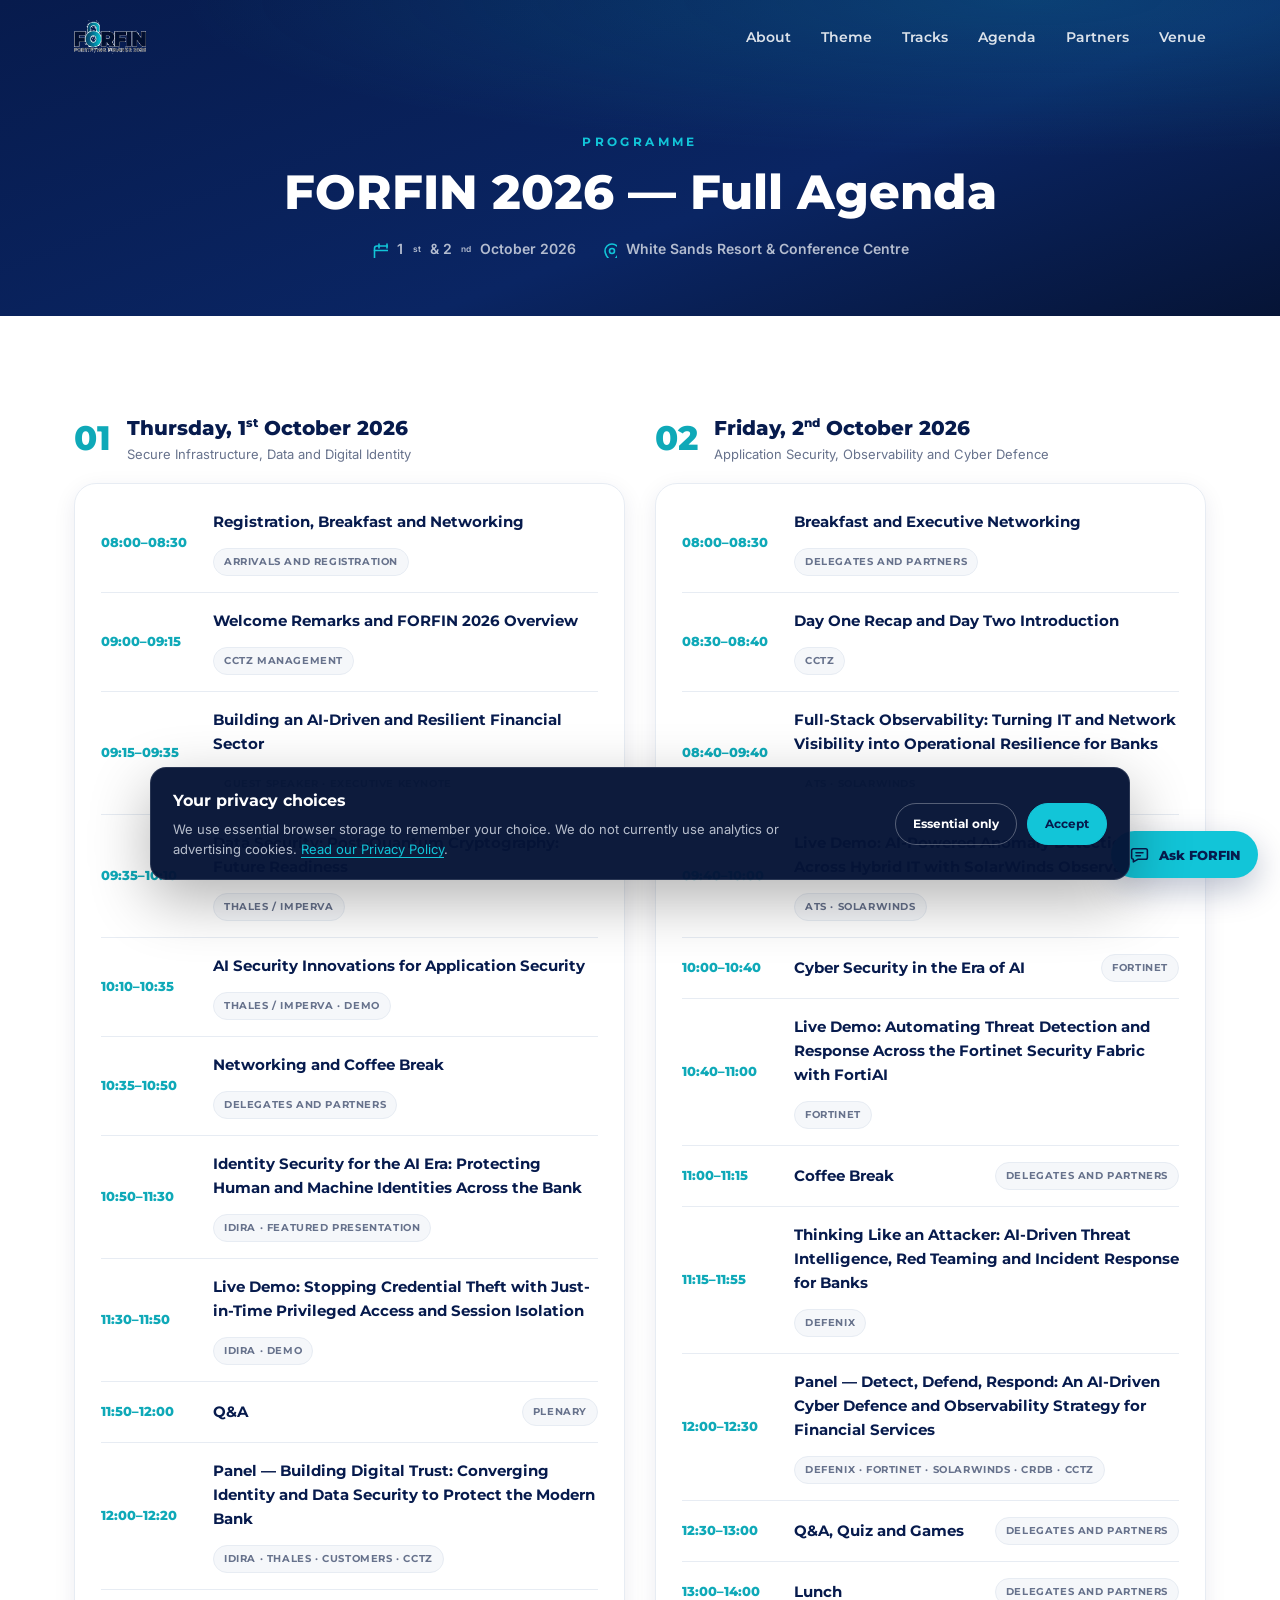
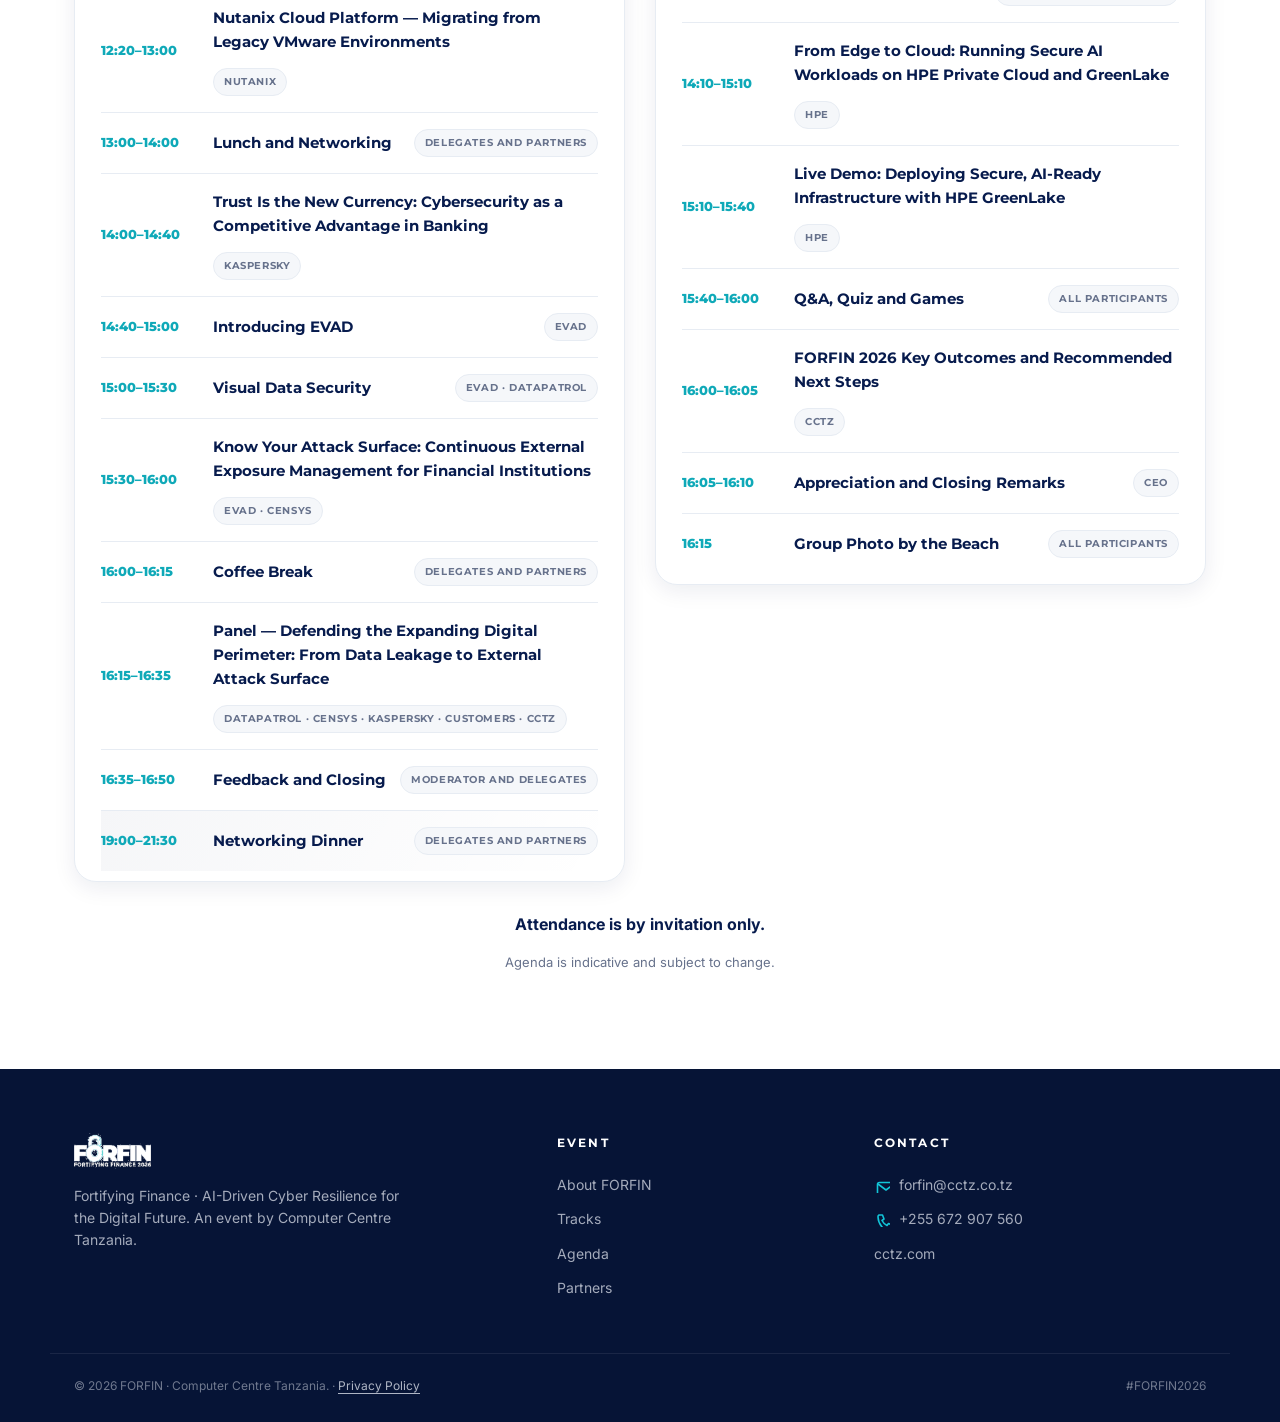
<file: agenda.html>
<!doctype html>
<html lang="en">
<head>
<meta charset="utf-8">
<meta name="viewport" content="width=device-width, initial-scale=1">
<title>Agenda — FORFIN 2026</title>
<meta name="description" content="Full two-day agenda for FORFIN 2026, 1 &amp; 2 October 2026, Dar es Salaam, Tanzania.">
<link rel="icon" type="image/png" sizes="256x256" href="assets/favicon.png">
<link rel="preconnect" href="https://fonts.googleapis.com">
<link rel="preconnect" href="https://fonts.gstatic.com" crossorigin>
<link href="https://fonts.googleapis.com/css2?family=Montserrat:wght@500;600;700;800;900&family=Inter:wght@400;500;600;700&display=swap" rel="stylesheet">
<link rel="stylesheet" href="css/styles.css">
</head>
<body>
<svg width="0" height="0" style="position:absolute" aria-hidden="true"><defs>
  <g id="i-arrow"><path d="M5 12h13M13 6l6 6-6 6" fill="none" stroke="currentColor" stroke-width="2" stroke-linecap="round" stroke-linejoin="round"/></g>
  <g id="i-cal"><rect x="3.5" y="5" width="17" height="16" rx="2.5" fill="none" stroke="currentColor" stroke-width="1.6"/><path d="M3.5 9.5h17M8 3v4M16 3v4" stroke="currentColor" stroke-width="1.6" stroke-linecap="round"/></g>
  <g id="i-pin"><path d="M12 21s7-6.3 7-11a7 7 0 1 0-14 0c0 4.7 7 11 7 11Z" fill="none" stroke="currentColor" stroke-width="1.6" stroke-linejoin="round"/><circle cx="12" cy="10" r="2.5" fill="none" stroke="currentColor" stroke-width="1.6"/></g>
  <g id="i-mail"><rect x="3.5" y="5.5" width="17" height="13" rx="2" fill="none" stroke="currentColor" stroke-width="1.6"/><path d="m4 7 8 6 8-6" fill="none" stroke="currentColor" stroke-width="1.6" stroke-linejoin="round"/></g>
  <g id="i-phone"><path d="M5 4h3.5l1.5 4-2 1.5a11 11 0 0 0 5 5l1.5-2 4 1.5V19a2 2 0 0 1-2 2A16 16 0 0 1 4 6a2 2 0 0 1 1-2Z" fill="none" stroke="currentColor" stroke-width="1.6" stroke-linejoin="round"/></g>
</defs></svg>

<header class="nav is-scrolled" id="nav">
  <div class="nav__inner container">
    <a href="index.html" class="nav__brand"><img src="assets/forfin-logo.png" alt="FORFIN 2026"></a>
    <nav class="nav__links" id="navLinks">
      <a href="index.html#about">About</a>
      <a href="index.html#theme">Theme</a>
      <a href="index.html#tracks">Tracks</a>
      <a href="agenda.html">Agenda</a>
      <a href="index.html#partners">Partners</a>
      <a href="index.html#venue">Venue</a>
    </nav>
    <button class="nav__burger" id="burger" aria-label="Menu"><span></span><span></span><span></span></button>
  </div>
</header>

<section class="ag-hero">
  <div class="container">
    <span class="eyebrow on-dark">Programme</span>
    <h1>FORFIN 2026 — Full Agenda</h1>
    <div class="ag-hero__meta">
      <span><svg class="ico"><use href="#i-cal"/></svg><span class="event-date">1<sup>st</sup> &amp; 2<sup>nd</sup> October 2026</span></span>
      <span><svg class="ico"><use href="#i-pin"/></svg> White Sands Resort &amp; Conference Centre</span>
    </div>
  </div>
</section>

<main class="section">
  <div class="container ag-grid">

    <div class="ag-day reveal is-in">
      <div class="ag-day__head"><span class="ag-day__n">01</span><div><h2>Thursday, <span class="event-date">1<sup>st</sup> October 2026</span></h2><p>Secure Infrastructure, Data and Digital Identity</p></div></div>
      <div class="agenda"><div class="agenda__panel">
        <div class="ag-row"><span class="ag-time">08:00–08:30</span><div class="ag-body"><h4>Registration, Breakfast and Networking</h4><span class="ag-tag">Arrivals and registration</span></div></div>
        <div class="ag-row"><span class="ag-time">09:00–09:15</span><div class="ag-body"><h4>Welcome Remarks and FORFIN 2026 Overview</h4><span class="ag-tag">CCTZ Management</span></div></div>
        <div class="ag-row"><span class="ag-time">09:15–09:35</span><div class="ag-body"><h4>Building an AI-Driven and Resilient Financial Sector</h4><span class="ag-tag">Guest Speaker · Executive keynote</span></div></div>
        <div class="ag-row"><span class="ag-time">09:35–10:10</span><div class="ag-body"><h4>Data Security: Post-Quantum Cryptography: Future Readiness</h4><span class="ag-tag">Thales / Imperva</span></div></div>
        <div class="ag-row"><span class="ag-time">10:10–10:35</span><div class="ag-body"><h4>AI Security Innovations for Application Security</h4><span class="ag-tag">Thales / Imperva · Demo</span></div></div>
        <div class="ag-row"><span class="ag-time">10:35–10:50</span><div class="ag-body"><h4>Networking and Coffee Break</h4><span class="ag-tag">Delegates and partners</span></div></div>
        <div class="ag-row"><span class="ag-time">10:50–11:30</span><div class="ag-body"><h4>Identity Security for the AI Era: Protecting Human and Machine Identities Across the Bank</h4><span class="ag-tag">IDIRA · Featured presentation</span></div></div>
        <div class="ag-row"><span class="ag-time">11:30–11:50</span><div class="ag-body"><h4>Live Demo: Stopping Credential Theft with Just-in-Time Privileged Access and Session Isolation</h4><span class="ag-tag">IDIRA · Demo</span></div></div>
        <div class="ag-row"><span class="ag-time">11:50–12:00</span><div class="ag-body"><h4>Q&amp;A</h4><span class="ag-tag">Plenary</span></div></div>
        <div class="ag-row"><span class="ag-time">12:00–12:20</span><div class="ag-body"><h4>Panel — Building Digital Trust: Converging Identity and Data Security to Protect the Modern Bank</h4><span class="ag-tag">IDIRA · Thales · Customers · CCTZ</span></div></div>
        <div class="ag-row"><span class="ag-time">12:20–13:00</span><div class="ag-body"><h4>Nutanix Cloud Platform — Migrating from Legacy VMware Environments</h4><span class="ag-tag">Nutanix</span></div></div>
        <div class="ag-row"><span class="ag-time">13:00–14:00</span><div class="ag-body"><h4>Lunch and Networking</h4><span class="ag-tag">Delegates and partners</span></div></div>
        <div class="ag-row"><span class="ag-time">14:00–14:40</span><div class="ag-body"><h4>Trust Is the New Currency: Cybersecurity as a Competitive Advantage in Banking</h4><span class="ag-tag">Kaspersky</span></div></div>
        <div class="ag-row"><span class="ag-time">14:40–15:00</span><div class="ag-body"><h4>Introducing EVAD</h4><span class="ag-tag">EVAD</span></div></div>
        <div class="ag-row"><span class="ag-time">15:00–15:30</span><div class="ag-body"><h4>Visual Data Security</h4><span class="ag-tag">EVAD · DataPatrol</span></div></div>
        <div class="ag-row"><span class="ag-time">15:30–16:00</span><div class="ag-body"><h4>Know Your Attack Surface: Continuous External Exposure Management for Financial Institutions</h4><span class="ag-tag">EVAD · Censys</span></div></div>
        <div class="ag-row"><span class="ag-time">16:00–16:15</span><div class="ag-body"><h4>Coffee Break</h4><span class="ag-tag">Delegates and partners</span></div></div>
        <div class="ag-row"><span class="ag-time">16:15–16:35</span><div class="ag-body"><h4>Panel — Defending the Expanding Digital Perimeter: From Data Leakage to External Attack Surface</h4><span class="ag-tag">DataPatrol · Censys · Kaspersky · Customers · CCTZ</span></div></div>
        <div class="ag-row"><span class="ag-time">16:35–16:50</span><div class="ag-body"><h4>Feedback and Closing</h4><span class="ag-tag">Moderator and delegates</span></div></div>
        <div class="ag-row ag-row--star"><span class="ag-time">19:00–21:30</span><div class="ag-body"><h4>Networking Dinner</h4><span class="ag-tag">Delegates and partners</span></div></div>
      </div></div>
    </div>

    <div class="ag-day reveal is-in">
      <div class="ag-day__head"><span class="ag-day__n">02</span><div><h2>Friday, <span class="event-date">2<sup>nd</sup> October 2026</span></h2><p>Application Security, Observability and Cyber Defence</p></div></div>
      <div class="agenda"><div class="agenda__panel">
        <div class="ag-row"><span class="ag-time">08:00–08:30</span><div class="ag-body"><h4>Breakfast and Executive Networking</h4><span class="ag-tag">Delegates and partners</span></div></div>
        <div class="ag-row"><span class="ag-time">08:30–08:40</span><div class="ag-body"><h4>Day One Recap and Day Two Introduction</h4><span class="ag-tag">CCTZ</span></div></div>
        <div class="ag-row"><span class="ag-time">08:40–09:40</span><div class="ag-body"><h4>Full-Stack Observability: Turning IT and Network Visibility into Operational Resilience for Banks</h4><span class="ag-tag">ATS · SolarWinds</span></div></div>
        <div class="ag-row"><span class="ag-time">09:40–10:00</span><div class="ag-body"><h4>Live Demo: AI-Powered Anomaly Detection Across Hybrid IT with SolarWinds Observability</h4><span class="ag-tag">ATS · SolarWinds</span></div></div>
        <div class="ag-row"><span class="ag-time">10:00–10:40</span><div class="ag-body"><h4>Cyber Security in the Era of AI</h4><span class="ag-tag">Fortinet</span></div></div>
        <div class="ag-row"><span class="ag-time">10:40–11:00</span><div class="ag-body"><h4>Live Demo: Automating Threat Detection and Response Across the Fortinet Security Fabric with FortiAI</h4><span class="ag-tag">Fortinet</span></div></div>
        <div class="ag-row"><span class="ag-time">11:00–11:15</span><div class="ag-body"><h4>Coffee Break</h4><span class="ag-tag">Delegates and partners</span></div></div>
        <div class="ag-row"><span class="ag-time">11:15–11:55</span><div class="ag-body"><h4>Thinking Like an Attacker: AI-Driven Threat Intelligence, Red Teaming and Incident Response for Banks</h4><span class="ag-tag">Defenix</span></div></div>
        <div class="ag-row"><span class="ag-time">12:00–12:30</span><div class="ag-body"><h4>Panel — Detect, Defend, Respond: An AI-Driven Cyber Defence and Observability Strategy for Financial Services</h4><span class="ag-tag">Defenix · Fortinet · SolarWinds · CRDB · CCTZ</span></div></div>
        <div class="ag-row"><span class="ag-time">12:30–13:00</span><div class="ag-body"><h4>Q&amp;A, Quiz and Games</h4><span class="ag-tag">Delegates and partners</span></div></div>
        <div class="ag-row"><span class="ag-time">13:00–14:00</span><div class="ag-body"><h4>Lunch</h4><span class="ag-tag">Delegates and partners</span></div></div>
        <div class="ag-row"><span class="ag-time">14:10–15:10</span><div class="ag-body"><h4>From Edge to Cloud: Running Secure AI Workloads on HPE Private Cloud and GreenLake</h4><span class="ag-tag">HPE</span></div></div>
        <div class="ag-row"><span class="ag-time">15:10–15:40</span><div class="ag-body"><h4>Live Demo: Deploying Secure, AI-Ready Infrastructure with HPE GreenLake</h4><span class="ag-tag">HPE</span></div></div>
        <div class="ag-row"><span class="ag-time">15:40–16:00</span><div class="ag-body"><h4>Q&amp;A, Quiz and Games</h4><span class="ag-tag">All participants</span></div></div>
        <div class="ag-row"><span class="ag-time">16:00–16:05</span><div class="ag-body"><h4>FORFIN 2026 Key Outcomes and Recommended Next Steps</h4><span class="ag-tag">CCTZ</span></div></div>
        <div class="ag-row"><span class="ag-time">16:05–16:10</span><div class="ag-body"><h4>Appreciation and Closing Remarks</h4><span class="ag-tag">CEO</span></div></div>
        <div class="ag-row"><span class="ag-time">16:15</span><div class="ag-body"><h4>Group Photo by the Beach</h4><span class="ag-tag">All participants</span></div></div>
      </div></div>
    </div>

  </div>
  <div class="container" style="text-align:center;margin-top:30px">
    <p style="color:var(--navy);font-weight:700">Attendance is by invitation only.</p>
    <p style="margin-top:14px;color:var(--muted);font-size:13px">Agenda is indicative and subject to change.</p>
  </div>
</main>

<footer class="footer">
  <div class="container footer__inner">
    <div class="footer__brand">
      <img src="assets/forfin-logo-white.png" alt="FORFIN 2026">
      <p>Fortifying Finance · AI-Driven Cyber Resilience for the Digital Future. An event by Computer Centre Tanzania.</p>
    </div>
    <div class="footer__col">
      <h5>Event</h5>
      <a href="index.html#about">About FORFIN</a>
      <a href="index.html#tracks">Tracks</a>
      <a href="agenda.html">Agenda</a>
      <a href="index.html#partners">Partners</a>
    </div>
    <div class="footer__col">
      <h5>Contact</h5>
      <a href="mailto:forfin@cctz.co.tz"><svg class="ico"><use href="#i-mail"/></svg> forfin@cctz.co.tz</a>
      <a href="tel:+255672907560"><svg class="ico"><use href="#i-phone"/></svg> +255 672 907 560</a>
      <a href="https://cctz.com/" target="_blank" rel="noopener">cctz.com</a>
    </div>
  </div>
  <div class="footer__bar container">
    <span>© 2026 FORFIN · Computer Centre Tanzania. · <a href="privacy.html">Privacy Policy</a></span>
    <span>#FORFIN2026</span>
  </div>
</footer>

<script src="js/main.js"></script>
</body>
</html>
</file>
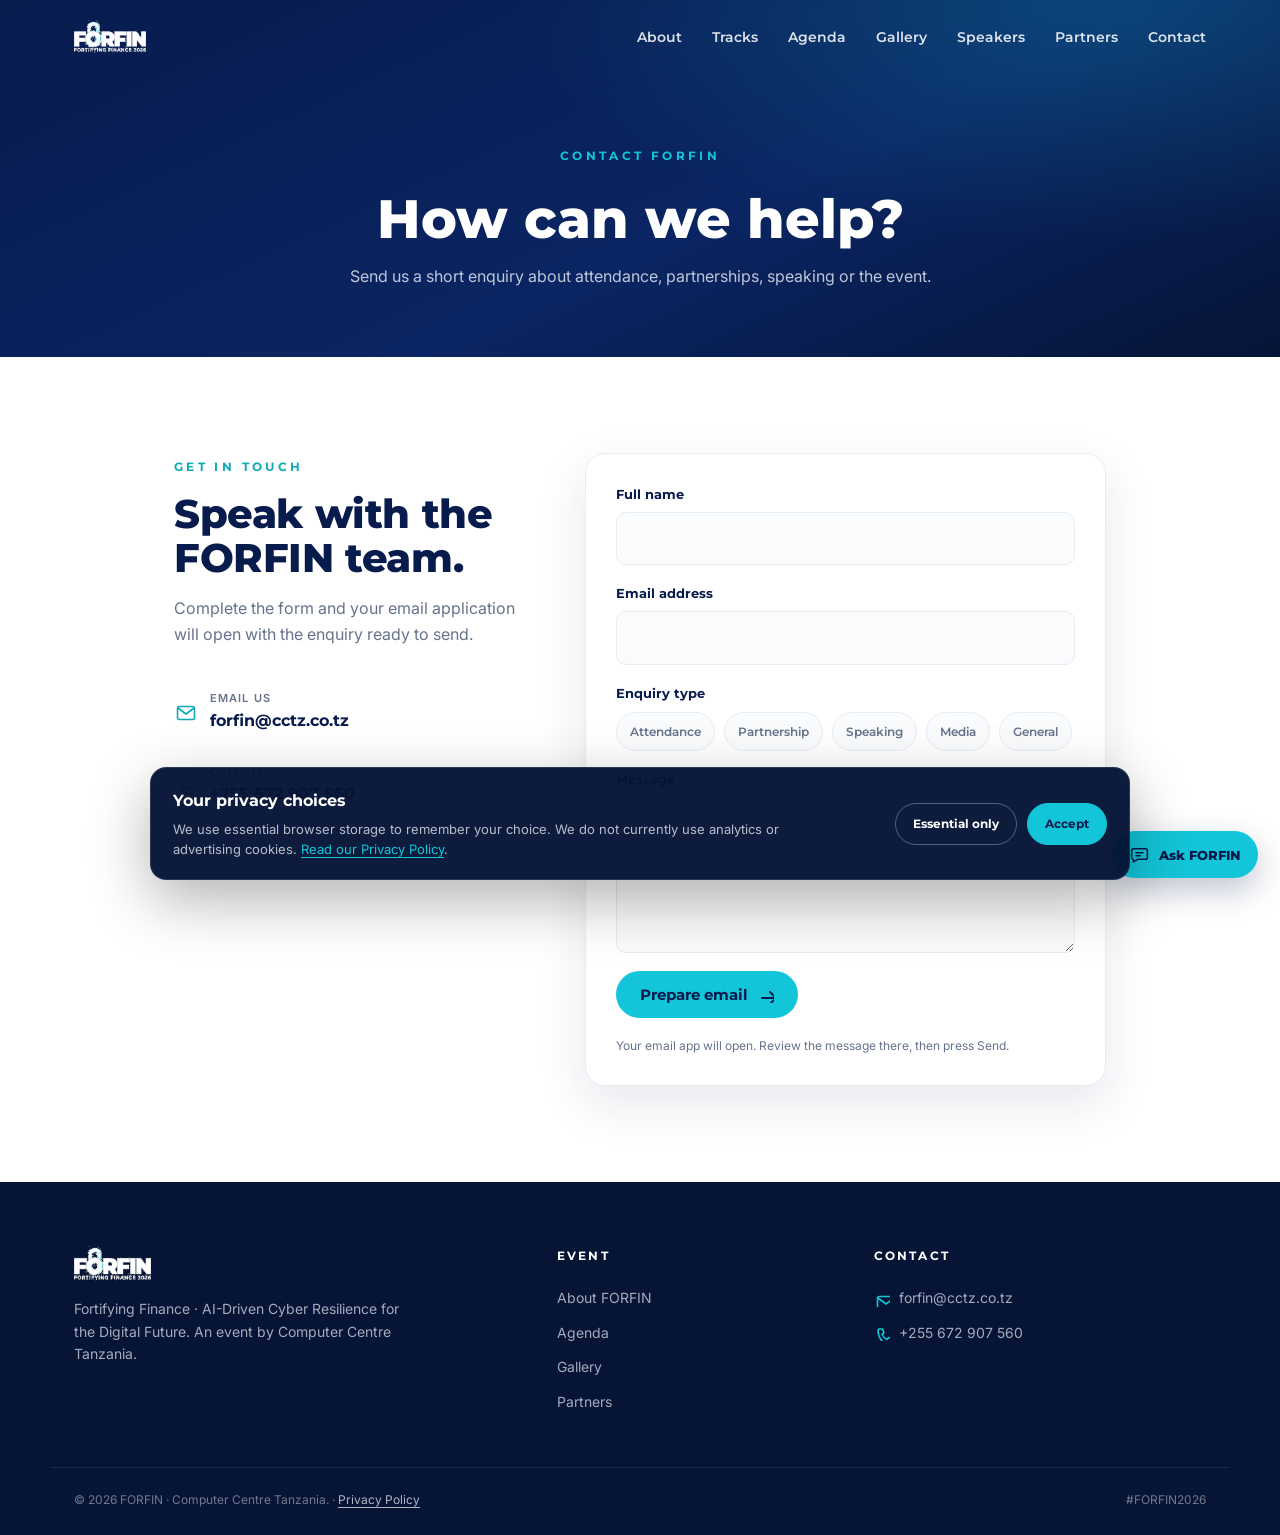
<file: contact.html>
<!doctype html>
<html lang="en">
<head>
<meta charset="utf-8">
<meta name="viewport" content="width=device-width, initial-scale=1">
<title>Contact Us — FORFIN 2026</title>
<meta name="description" content="Contact the FORFIN 2026 team with event, attendance, partnership or media enquiries.">
<link rel="icon" type="image/png" sizes="256x256" href="assets/favicon.png">
<link rel="preconnect" href="https://fonts.googleapis.com">
<link rel="preconnect" href="https://fonts.gstatic.com" crossorigin>
<link href="https://fonts.googleapis.com/css2?family=Montserrat:wght@500;600;700;800;900&family=Inter:wght@400;500;600;700&display=swap" rel="stylesheet">
<link rel="stylesheet" href="css/styles.css">
</head>
<body>
<svg width="0" height="0" style="position:absolute" aria-hidden="true"><defs>
  <g id="i-mail"><rect x="3.5" y="5.5" width="17" height="13" rx="2" fill="none" stroke="currentColor" stroke-width="1.6"/><path d="m4 7 8 6 8-6" fill="none" stroke="currentColor" stroke-width="1.6" stroke-linejoin="round"/></g>
  <g id="i-phone"><path d="M5 4h3.5l1.5 4-2 1.5a11 11 0 0 0 5 5l1.5-2 4 1.5V19a2 2 0 0 1-2 2A16 16 0 0 1 4 6a2 2 0 0 1 1-2Z" fill="none" stroke="currentColor" stroke-width="1.6" stroke-linejoin="round"/></g>
  <g id="i-arrow"><path d="M5 12h13M13 6l6 6-6 6" fill="none" stroke="currentColor" stroke-width="2" stroke-linecap="round" stroke-linejoin="round"/></g>
</defs></svg>

<header class="nav" id="nav">
  <div class="nav__inner container">
    <a href="index.html" class="nav__brand"><img src="assets/forfin-logo-white.png" alt="FORFIN 2026"></a>
    <nav class="nav__links" id="navLinks">
      <a href="index.html#about">About</a>
      <a href="index.html#tracks">Tracks</a>
      <a href="agenda.html">Agenda</a>
      <a href="gallery.html">Gallery</a>
      <a href="index.html#speakers">Speakers</a>
      <a href="index.html#partners">Partners</a>
      <a href="contact.html">Contact</a>
    </nav>
    <button class="nav__burger" id="burger" aria-label="Menu" aria-expanded="false" aria-controls="navLinks"><span></span><span></span><span></span></button>
  </div>
</header>

<section class="contact-hero">
  <div class="container">
    <span class="eyebrow on-dark">Contact FORFIN</span>
    <h1>How can we help?</h1>
    <p>Send us a short enquiry about attendance, partnerships, speaking or the event.</p>
  </div>
</section>

<main class="section contact-section">
  <div class="container contact-layout">
    <div class="contact-copy reveal">
      <span class="eyebrow">Get in touch</span>
      <h2 class="h2">Speak with the FORFIN team.</h2>
      <p>Complete the form and your email application will open with the enquiry ready to send.</p>
      <a class="contact-direct" href="mailto:forfin@cctz.co.tz"><svg class="ico"><use href="#i-mail"/></svg><span><small>Email us</small>forfin@cctz.co.tz</span></a>
      <a class="contact-direct" href="tel:+255672907560"><svg class="ico"><use href="#i-phone"/></svg><span><small>Call us</small>+255 672 907 560</span></a>
    </div>

    <form class="contact-form reveal" id="contactForm">
      <div class="contact-field">
        <label for="contactName">Full name</label>
        <input id="contactName" name="name" type="text" autocomplete="name" required>
      </div>
      <div class="contact-field">
        <label for="contactEmail">Email address</label>
        <input id="contactEmail" name="email" type="email" autocomplete="email" required>
      </div>
      <fieldset class="contact-field contact-choices">
        <legend>Enquiry type</legend>
        <div class="contact-choice-grid">
          <label><input type="radio" name="subject" value="Attendance enquiry" required><span>Attendance</span></label>
          <label><input type="radio" name="subject" value="Partnership enquiry"><span>Partnership</span></label>
          <label><input type="radio" name="subject" value="Speaking enquiry"><span>Speaking</span></label>
          <label><input type="radio" name="subject" value="Media enquiry"><span>Media</span></label>
          <label><input type="radio" name="subject" value="General enquiry"><span>General</span></label>
        </div>
      </fieldset>
      <div class="contact-field">
        <label for="contactMessage">Message</label>
        <textarea id="contactMessage" name="message" rows="5" required></textarea>
      </div>
      <button class="btn btn--primary contact-submit" type="submit">Prepare email <svg class="ico"><use href="#i-arrow"/></svg></button>
      <p class="contact-note">Your email app will open. Review the message there, then press Send.</p>
    </form>
  </div>
</main>

<footer class="footer">
  <div class="container footer__inner">
    <div class="footer__brand"><img src="assets/forfin-logo-white.png" alt="FORFIN 2026"><p>Fortifying Finance · AI-Driven Cyber Resilience for the Digital Future. An event by Computer Centre Tanzania.</p></div>
    <div class="footer__col"><h5>Event</h5><a href="index.html#about">About FORFIN</a><a href="agenda.html">Agenda</a><a href="gallery.html">Gallery</a><a href="index.html#partners">Partners</a></div>
    <div class="footer__col"><h5>Contact</h5><a href="mailto:forfin@cctz.co.tz"><svg class="ico"><use href="#i-mail"/></svg> forfin@cctz.co.tz</a><a href="tel:+255672907560"><svg class="ico"><use href="#i-phone"/></svg> +255 672 907 560</a></div>
  </div>
  <div class="footer__bar container"><span>© 2026 FORFIN · Computer Centre Tanzania. · <a href="privacy.html">Privacy Policy</a></span><span>#FORFIN2026</span></div>
</footer>

<script src="js/main.js"></script>
<script>
document.getElementById("contactForm").addEventListener("submit", function (event) {
  event.preventDefault();
  const data = new FormData(this);
  const subject = "FORFIN 2026 — " + data.get("subject");
  const body = "Name: " + data.get("name") + "\nEmail: " + data.get("email") + "\n\nMessage:\n" + data.get("message");
  window.location.href = "mailto:forfin@cctz.co.tz?subject=" + encodeURIComponent(subject) + "&body=" + encodeURIComponent(body);
});
</script>
</body>
</html>
</file>
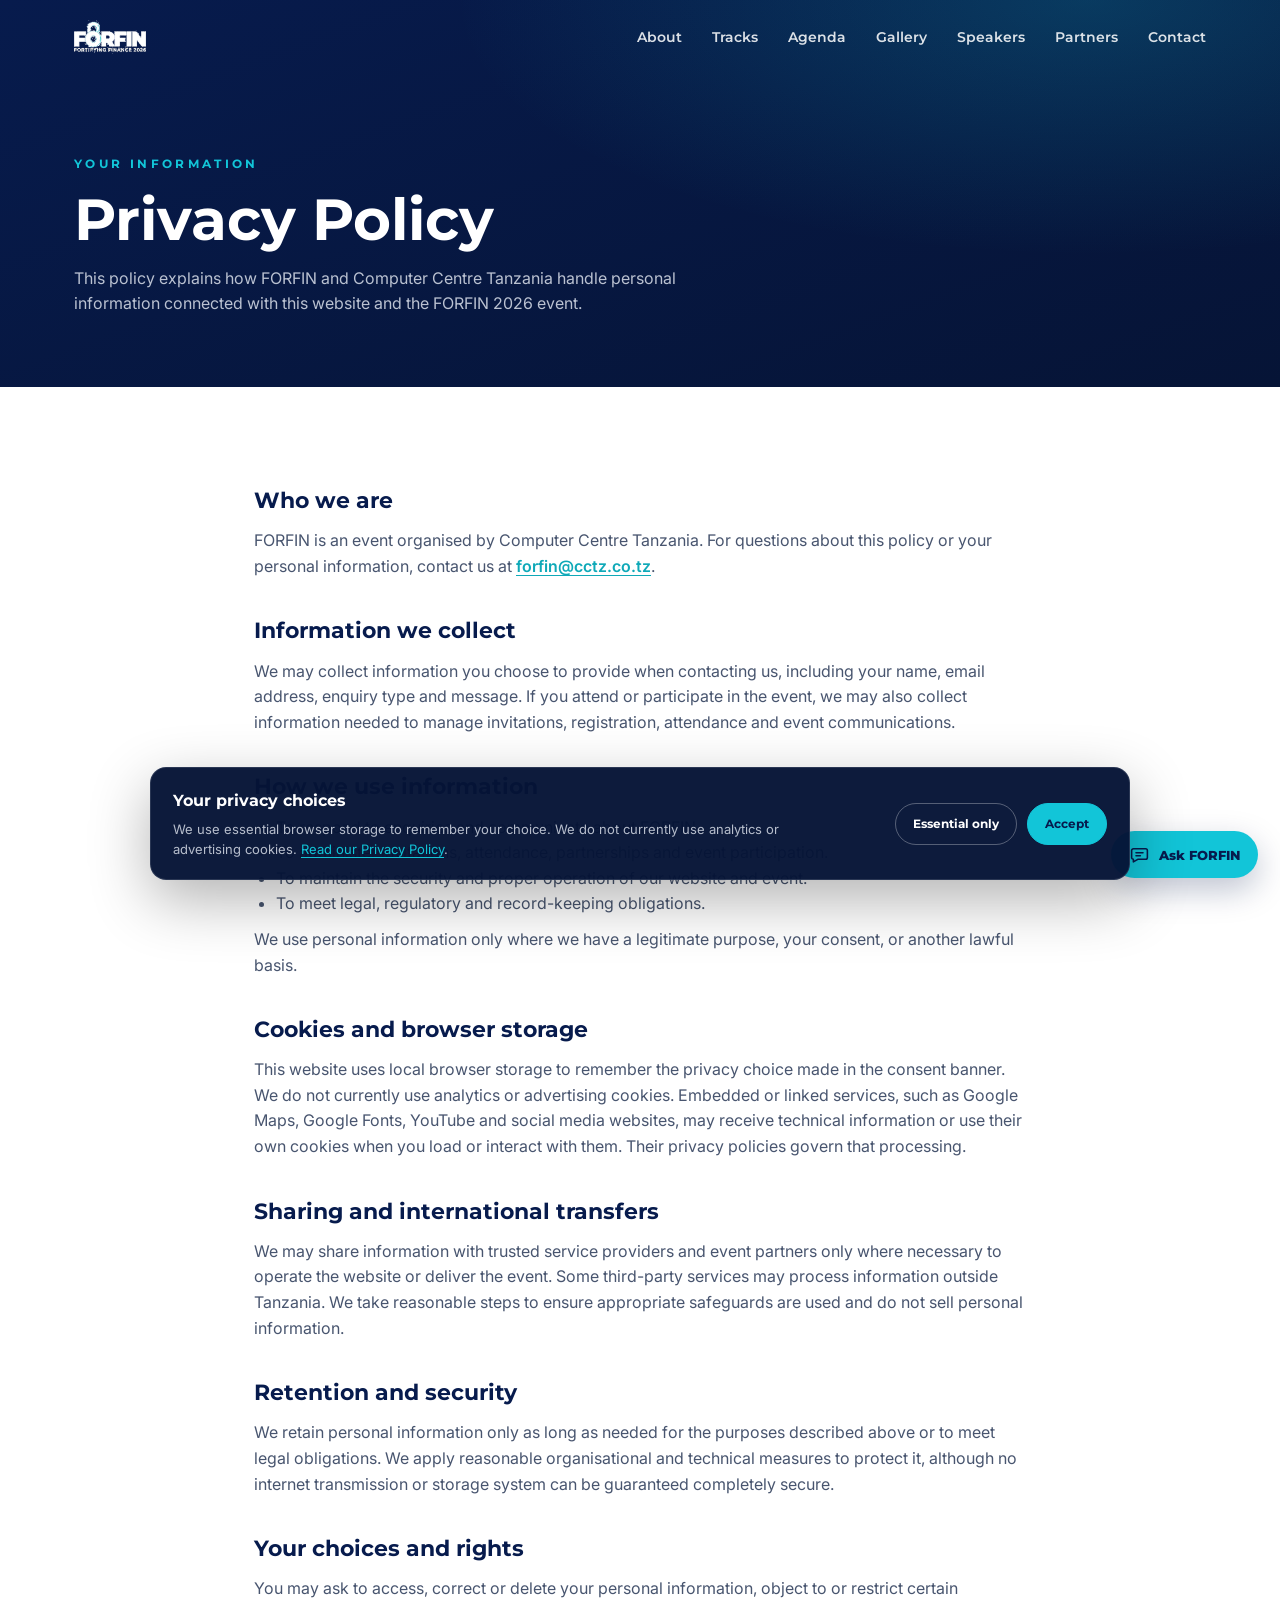
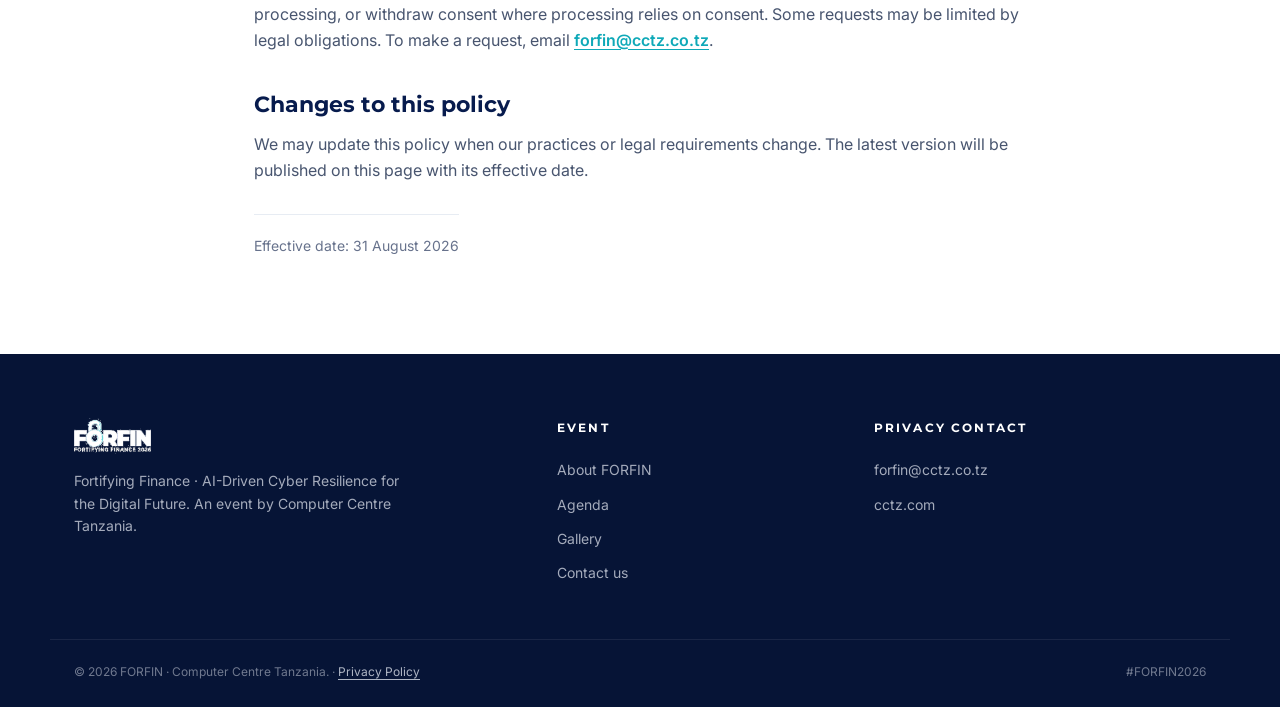
<file: privacy.html>
<!doctype html>
<html lang="en">
<head>
<meta charset="utf-8">
<meta name="viewport" content="width=device-width, initial-scale=1">
<title>Privacy Policy — FORFIN 2026</title>
<meta name="description" content="Learn how FORFIN 2026 collects, uses and protects personal information.">
<link rel="icon" type="image/png" sizes="256x256" href="assets/favicon.png">
<link rel="preconnect" href="https://fonts.googleapis.com">
<link rel="preconnect" href="https://fonts.gstatic.com" crossorigin>
<link href="https://fonts.googleapis.com/css2?family=Montserrat:wght@500;600;700;800;900&family=Inter:wght@400;500;600;700&display=swap" rel="stylesheet">
<link rel="stylesheet" href="css/styles.css">
</head>
<body>
<header class="nav" id="nav">
  <div class="nav__inner container">
    <a href="index.html" class="nav__brand"><img src="assets/forfin-logo-white.png" alt="FORFIN 2026"></a>
    <nav class="nav__links" id="navLinks"><a href="index.html#about">About</a><a href="index.html#tracks">Tracks</a><a href="agenda.html">Agenda</a><a href="gallery.html">Gallery</a><a href="index.html#speakers">Speakers</a><a href="index.html#partners">Partners</a><a href="contact.html">Contact</a></nav>
    <button class="nav__burger" id="burger" aria-label="Menu" aria-expanded="false" aria-controls="navLinks"><span></span><span></span><span></span></button>
  </div>
</header>
<main>
  <section class="privacy-hero"><div class="container"><span class="eyebrow on-dark">Your information</span><h1>Privacy Policy</h1><p>This policy explains how FORFIN and Computer Centre Tanzania handle personal information connected with this website and the FORFIN 2026 event.</p></div></section>
  <section class="section"><div class="container privacy-content">
    <h2>Who we are</h2><p>FORFIN is an event organised by Computer Centre Tanzania. For questions about this policy or your personal information, contact us at <a href="mailto:forfin@cctz.co.tz">forfin@cctz.co.tz</a>.</p>
    <h2>Information we collect</h2><p>We may collect information you choose to provide when contacting us, including your name, email address, enquiry type and message. If you attend or participate in the event, we may also collect information needed to manage invitations, registration, attendance and event communications.</p>
    <h2>How we use information</h2><ul><li>To respond to enquiries and communicate about FORFIN.</li><li>To administer invitations, attendance, partnerships and event participation.</li><li>To maintain the security and proper operation of our website and event.</li><li>To meet legal, regulatory and record-keeping obligations.</li></ul><p>We use personal information only where we have a legitimate purpose, your consent, or another lawful basis.</p>
    <h2>Cookies and browser storage</h2><p>This website uses local browser storage to remember the privacy choice made in the consent banner. We do not currently use analytics or advertising cookies. Embedded or linked services, such as Google Maps, Google Fonts, YouTube and social media websites, may receive technical information or use their own cookies when you load or interact with them. Their privacy policies govern that processing.</p>
    <h2>Sharing and international transfers</h2><p>We may share information with trusted service providers and event partners only where necessary to operate the website or deliver the event. Some third-party services may process information outside Tanzania. We take reasonable steps to ensure appropriate safeguards are used and do not sell personal information.</p>
    <h2>Retention and security</h2><p>We retain personal information only as long as needed for the purposes described above or to meet legal obligations. We apply reasonable organisational and technical measures to protect it, although no internet transmission or storage system can be guaranteed completely secure.</p>
    <h2>Your choices and rights</h2><p>You may ask to access, correct or delete your personal information, object to or restrict certain processing, or withdraw consent where processing relies on consent. Some requests may be limited by legal obligations. To make a request, email <a href="mailto:forfin@cctz.co.tz">forfin@cctz.co.tz</a>.</p>
    <h2>Changes to this policy</h2><p>We may update this policy when our practices or legal requirements change. The latest version will be published on this page with its effective date.</p><span class="privacy-updated">Effective date: 31 August 2026</span>
  </div></section>
</main>
<footer class="footer"><div class="container footer__inner"><div class="footer__brand"><img src="assets/forfin-logo-white.png" alt="FORFIN 2026"><p>Fortifying Finance · AI-Driven Cyber Resilience for the Digital Future. An event by Computer Centre Tanzania.</p></div><div class="footer__col"><h5>Event</h5><a href="index.html#about">About FORFIN</a><a href="agenda.html">Agenda</a><a href="gallery.html">Gallery</a><a href="contact.html">Contact us</a></div><div class="footer__col"><h5>Privacy contact</h5><a href="mailto:forfin@cctz.co.tz">forfin@cctz.co.tz</a><a href="https://cctz.com/" target="_blank" rel="noopener">cctz.com</a></div></div><div class="footer__bar container"><span>© 2026 FORFIN · Computer Centre Tanzania. · <a href="privacy.html" aria-current="page">Privacy Policy</a></span><span>#FORFIN2026</span></div></footer>
<script src="js/main.js"></script>
</body>
</html>
</file>
<file: css/styles.css>
/* ===================================================================
   FORFIN 2026 — styles.css
   Brand: navy #071B4D · cyan #12C5D8 · Montserrat / Inter
=================================================================== */
/* ---------- per-image spiral loader ---------- */
.image-load-target{position:relative}
.image-load-target.is-image-loading img{opacity:0}
.image-load-target img{transition:opacity .3s ease}
.image-loader{position:absolute;z-index:4;left:50%;top:50%;width:34px;height:34px;margin:-17px 0 0 -17px;border-radius:50%;border:3px solid rgba(18,197,216,.2);border-top-color:#12c5d8;border-right-color:transparent;border-bottom-color:transparent;animation:imageSpiral .7s linear infinite}
.image-loader::after{content:"";position:absolute;inset:5px;border-radius:50%;border:2px solid transparent;border-bottom-color:#0fa9b8;animation:imageSpiral .5s linear infinite reverse}
.image-loader.is-done{opacity:0;transition:opacity .2s ease}
@keyframes imageSpiral{to{transform:rotate(360deg)}}
@media (prefers-reduced-motion:reduce){.image-loader,.image-loader::after{animation-duration:1.8s}}

:root{
  --navy:#071B4D; --navy-2:#0A2563; --navy-deep:#061436;
  --cyan:#12C5D8; --cyan-2:#1CCAD8; --cyan-deep:#0FA9B8;
  --white:#fff; --gray:#F5F7FA; --silver:#D9DEE8;
  --ink:#1C2740; --muted:#67728C; --line:#E7ECF3;
  --amber:#F0BE63;
  --maxw:1180px; --pad:24px;
  --shadow:0 18px 50px rgba(7,27,77,.10);
  --shadow-sm:0 6px 22px rgba(7,27,77,.08);
  --r:18px;
  --ease:cubic-bezier(.2,.7,.2,1);
}
*{margin:0;padding:0;box-sizing:border-box}
html{scroll-behavior:smooth;scroll-padding-top:84px}
body{font-family:"Inter",-apple-system,Segoe UI,Roboto,sans-serif;color:var(--ink);background:var(--white);-webkit-font-smoothing:antialiased;line-height:1.6;overflow-x:hidden}
.sr-only{position:absolute!important;width:1px!important;height:1px!important;padding:0!important;margin:-1px!important;overflow:hidden!important;clip:rect(0,0,0,0)!important;white-space:nowrap!important;border:0!important}
img{max-width:100%;display:block}
a{color:inherit;text-decoration:none}
.ico{width:1em;height:1em;fill:none;stroke:currentColor;display:inline-block;vertical-align:-.12em}
h1,h2,h3,h4,h5,.eyebrow,.btn,.nav__links a,.stat__n,.cd__n{font-family:"Montserrat",sans-serif}
.container{max-width:var(--maxw);margin:0 auto;padding:0 var(--pad)}
.grad{background:linear-gradient(90deg,var(--cyan),#7DE9F1);-webkit-background-clip:text;background-clip:text;color:transparent}

.eyebrow{display:inline-block;font-size:12px;font-weight:700;letter-spacing:.28em;text-transform:uppercase;color:var(--cyan-deep);margin-bottom:16px}
.eyebrow.on-dark{color:var(--cyan)}
.h2{font-size:clamp(26px,3.6vw,40px);font-weight:800;line-height:1.1;letter-spacing:-.01em;color:var(--navy)}
.section{padding:96px 0}
.section--gray{background:var(--gray)}
.section__head{max-width:720px;margin:0 auto 48px;text-align:center}
.section__sub{margin-top:14px;color:var(--muted);font-size:16px}

/* ---------- buttons ---------- */
.btn{display:inline-flex;align-items:center;gap:9px;font-weight:700;font-size:15px;padding:14px 24px;border-radius:40px;border:1px solid transparent;cursor:pointer;transition:.25s var(--ease)}
.btn .ico{width:17px;height:17px;stroke-width:2.2}
.btn--primary{background:var(--cyan);color:var(--navy)}
.btn--primary:hover{background:#3ad6e3;transform:translateY(-2px);box-shadow:0 12px 26px rgba(18,197,216,.34)}
.btn--ghost{background:transparent;color:#fff;border-color:rgba(255,255,255,.32)}
.btn--ghost:hover{border-color:var(--cyan);color:var(--cyan)}
.btn--sm{padding:11px 18px;font-size:14px}
.link-arrow{display:inline-flex;align-items:center;gap:8px;font-weight:700;color:var(--cyan-deep);font-family:"Montserrat";font-size:14px;margin-top:8px}
.link-arrow .ico{width:16px;height:16px;stroke-width:2.2;transition:.25s var(--ease)}
.link-arrow:hover .ico{transform:translateX(4px)}

/* ---------- nav ---------- */
.nav{position:fixed;top:0;left:0;right:0;z-index:50;transition:.3s var(--ease)}
.nav__inner{display:flex;align-items:center;justify-content:space-between;height:74px}
.nav__brand img{height:34px}
.nav__links{display:flex;align-items:center;gap:30px}
.nav__links a{font-size:14px;font-weight:600;color:rgba(255,255,255,.86);transition:.2s}
.nav__links a:hover{color:#fff}
.nav__cta{background:var(--cyan);color:var(--navy)!important;padding:10px 18px;border-radius:30px;display:inline-flex;align-items:center;gap:7px}
.nav__cta .ico{width:15px;height:15px;stroke-width:2.3}
.nav__cta:hover{background:#3ad6e3;transform:translateY(-1px)}
.nav.is-scrolled{background:rgba(255,255,255,.92);backdrop-filter:blur(14px);box-shadow:0 6px 24px rgba(7,27,77,.08)}
.nav.is-scrolled .nav__brand img{content:url(../assets/forfin-logo.png)}
.nav.is-scrolled .nav__links a{color:var(--ink)}
.nav.is-scrolled .nav__links a:hover{color:var(--navy)}
.nav__burger{display:none;flex-direction:column;gap:5px;background:none;border:0;cursor:pointer;padding:6px}
.nav__burger span{width:24px;height:2px;background:#fff;border-radius:2px;transition:.3s}
.nav.is-scrolled .nav__burger span{background:var(--navy)}

/* ---------- hero ---------- */
.hero{position:relative;min-height:100vh;display:flex;align-items:center;overflow:hidden;background:radial-gradient(120% 90% at 80% 0%,rgba(18,197,216,.18),transparent 55%),linear-gradient(160deg,#071B4D,#0A2563 46%,#061436);color:#fff}
.hero__canvas{position:absolute;inset:0;width:100%;height:100%;opacity:.7}
.hero__glow{position:absolute;inset:0;background:radial-gradient(60% 50% at 50% 110%,rgba(18,197,216,.16),transparent 60%);pointer-events:none}
.hero__inner{position:relative;z-index:2;padding-top:120px;padding-bottom:60px}
.hero__badge{display:inline-flex;align-items:center;gap:9px;font-size:12px;font-weight:600;letter-spacing:.1em;text-transform:uppercase;color:rgba(217,222,232,.85);border:1px solid rgba(255,255,255,.16);background:rgba(255,255,255,.04);padding:8px 16px;border-radius:40px}
.hero__badge .dot{width:7px;height:7px;border-radius:50%;background:var(--cyan);box-shadow:0 0 0 4px rgba(18,197,216,.22)}
.hero__title{font-size:clamp(38px,6.4vw,76px);font-weight:800;line-height:1.02;letter-spacing:-.015em;margin:26px 0 0}
.hero__sub{margin-top:22px;max-width:620px;font-size:clamp(15px,1.6vw,18px);color:rgba(231,236,245,.82)}
.hero__sub em{color:var(--cyan);font-style:normal;font-weight:600}
.hero__meta{display:flex;flex-wrap:wrap;gap:14px;margin-top:26px}
.chip{display:inline-flex;align-items:center;gap:9px;font-size:14px;font-weight:600;border:1px solid rgba(255,255,255,.16);background:rgba(255,255,255,.05);padding:10px 16px;border-radius:40px}
.chip .ico{width:17px;height:17px;color:var(--cyan)}
.event-date{white-space:nowrap}
.event-date sup{font-size:.6em;line-height:0;vertical-align:super;margin-left:.04em}
.chip .tnt{font-size:9px;font-weight:700;letter-spacing:.12em;text-transform:uppercase;color:var(--amber);border:1px solid rgba(240,190,99,.5);background:rgba(240,190,99,.14);padding:2px 7px;border-radius:20px}
.hero__actions{display:flex;flex-wrap:wrap;gap:14px;margin-top:32px}
.countdown{display:inline-flex;gap:10px;margin-top:46px}
.cd{min-width:78px;text-align:center;background:rgba(255,255,255,.05);border:1px solid rgba(255,255,255,.12);border-radius:14px;padding:14px 10px;backdrop-filter:blur(6px)}
.cd__n{display:block;font-size:30px;font-weight:800;line-height:1;color:#fff;font-variant-numeric:tabular-nums}
.cd__l{display:block;font-size:10px;letter-spacing:.18em;text-transform:uppercase;color:rgba(217,222,232,.6);margin-top:8px}
.hero__scroll{position:absolute;bottom:10px;left:50%;transform:translateX(-50%);z-index:2;width:24px;height:38px;border:2px solid rgba(255,255,255,.4);border-radius:14px}
.hero__scroll span{position:absolute;top:7px;left:50%;transform:translateX(-50%);width:4px;height:7px;border-radius:3px;background:var(--cyan);animation:scrolldot 1.6s infinite}
@keyframes scrolldot{0%{opacity:0;top:7px}40%{opacity:1}80%{opacity:0;top:18px}100%{opacity:0}}

/* ---------- partner strip ---------- */
.strip{background:var(--navy-deep);border-top:1px solid rgba(255,255,255,.06);padding:26px 0}
.strip__inner{display:flex;align-items:center;gap:34px;flex-wrap:wrap;justify-content:center}
.strip__label{font-family:"Montserrat";font-size:11px;font-weight:700;letter-spacing:.26em;text-transform:uppercase;color:rgba(217,222,232,.5)}
.strip__logos{display:grid;grid-template-columns:repeat(7,150px);gap:16px;justify-content:center}
.strip__logo{width:150px;height:88px;display:flex;align-items:center;justify-content:center;padding:16px;overflow:hidden;border:1px solid rgba(255,255,255,.22);border-radius:10px;background:#fff;transition:.25s var(--ease)}
.strip__logo:hover{transform:translateY(-2px);box-shadow:0 8px 20px rgba(0,0,0,.18)}
.strip__logo img{display:block;width:88%;height:50px;object-fit:contain;transform:scale(var(--logo-scale,1));transform-origin:center}
.strip__logo--strategic{width:150px;height:88px;padding:16px;background:#fff;border-color:rgba(255,255,255,.22)}
.strip__logo--strategic img{object-fit:contain}
.strip__wordmark{font-family:"Montserrat",sans-serif;font-size:20px;font-weight:800;line-height:1;white-space:nowrap}
.strip__wordmark--imperva{color:#ec632c;text-transform:lowercase}

/* ---------- about ---------- */
.about{display:grid;grid-template-columns:1.1fr .9fr;gap:56px;align-items:center}
.about__copy p{color:#41506e;margin-top:14px;font-size:16px}
.about__copy p strong{color:var(--navy)}
.about__stats{display:grid;grid-template-columns:1fr 1fr;gap:16px}
.stat{background:#fff;border:1px solid var(--line);border-radius:var(--r);padding:26px 22px;box-shadow:var(--shadow-sm)}
.stat__n{font-size:46px;font-weight:800;color:var(--navy);line-height:1}
.stat__l{display:block;margin-top:10px;font-size:13px;color:var(--muted);font-weight:500}

/* ---------- theme (dark) ---------- */
.theme{background:radial-gradient(120% 120% at 100% 0,rgba(18,197,216,.16),transparent 55%),linear-gradient(155deg,#0A2563,#061436);color:#fff;text-align:center}
.theme__inner{max-width:900px;margin:0 auto}
.theme__title{font-family:"Montserrat";font-size:clamp(28px,4.4vw,48px);font-weight:800;line-height:1.08;margin-bottom:18px}
.theme__lead{max-width:680px;margin:0 auto;color:rgba(231,236,245,.82);font-size:17px}
.theme__loop{display:grid;grid-template-columns:repeat(4,1fr);gap:18px;margin-top:48px;text-align:left}
.loopstep{position:relative;background:rgba(255,255,255,.04);border:1px solid rgba(255,255,255,.1);border-radius:16px;padding:22px}
.loopstep__n{font-family:"Montserrat";font-weight:800;font-size:13px;letter-spacing:.1em;color:var(--cyan)}
.loopstep h4{font-size:17px;margin:8px 0 7px}
.loopstep p{font-size:13px;color:rgba(217,222,232,.7);line-height:1.5}
.loopstep:not(:last-child)::after{content:"";position:absolute;right:-12px;top:50%;width:14px;height:2px;background:var(--cyan);z-index:2}

/* ---------- cards / tracks ---------- */
.grid-3{display:grid;grid-template-columns:repeat(3,1fr);gap:20px}
.grid-4{display:grid;grid-template-columns:repeat(4,1fr);gap:20px}
.card{background:#fff;border:1px solid var(--line);border-radius:var(--r);padding:28px;transition:.3s var(--ease)}
.card__ic{display:inline-flex;align-items:center;justify-content:center;width:54px;height:54px;border-radius:14px;background:var(--navy);color:var(--cyan);margin-bottom:18px}
.card__ic svg{width:28px;height:28px;fill:none;stroke:currentColor;stroke-width:1.6}
.card h3{font-size:18px;color:var(--navy);margin-bottom:8px}
.card p{font-size:14px;color:var(--muted);line-height:1.55}
.card:hover{transform:translateY(-6px);box-shadow:var(--shadow);border-color:transparent}
.card--accent{background:linear-gradient(155deg,#0A2563,#061436);border-color:transparent;color:#fff}
.card--accent h3{color:#fff}
.card--accent p{color:rgba(217,222,232,.75)}
.card--accent .card__ic{background:rgba(18,197,216,.16)}

/* ---------- formats ---------- */
.fmt{background:#fff;border:1px solid var(--line);border-radius:var(--r);padding:26px;transition:.3s var(--ease)}
.fmt__ic{display:inline-flex;width:48px;height:48px;align-items:center;justify-content:center;border-radius:12px;background:rgba(18,197,216,.12);color:var(--cyan-deep);margin-bottom:16px}
.fmt__ic svg{width:26px;height:26px;fill:none;stroke:currentColor;stroke-width:1.6}
.fmt h3{font-size:17px;color:var(--navy);margin-bottom:7px}
.fmt p{font-size:14px;color:var(--muted)}
.fmt:hover{transform:translateY(-5px);box-shadow:var(--shadow-sm)}

/* ---------- agenda ---------- */
.agenda{max-width:880px;margin:0 auto;background:#fff;border:1px solid var(--line);border-radius:22px;overflow:hidden;box-shadow:var(--shadow-sm)}
.agenda__tabs{display:flex;gap:0;background:var(--gray);border-bottom:1px solid var(--line)}
.tab{flex:1;padding:18px;background:none;border:0;cursor:pointer;font-family:"Montserrat";font-weight:700;font-size:15px;color:var(--muted);transition:.2s;border-bottom:2px solid transparent}
.tab.is-active{color:var(--navy);background:#fff;border-bottom-color:var(--cyan)}
.agenda__panel{padding:10px 26px}
.ag-row{display:flex;gap:20px;align-items:center;padding:16px 0;border-bottom:1px solid var(--line)}
.ag-row:last-child{border-bottom:0}
.ag-time{font-family:"Montserrat";font-weight:800;font-size:15px;color:var(--cyan-deep);min-width:52px}
.ag-body{display:flex;align-items:center;justify-content:space-between;gap:14px;flex:1;flex-wrap:wrap}
.ag-body h4{font-size:15px;color:var(--navy);font-weight:700}
.ag-tag{font-family:"Montserrat";font-size:10px;font-weight:700;letter-spacing:.06em;text-transform:uppercase;color:var(--muted);background:var(--gray);border:1px solid var(--line);padding:5px 10px;border-radius:20px;white-space:nowrap}
.ag-row--star{background:linear-gradient(120deg,rgba(7,27,77,.04),transparent)}
.ag-row--star h4{color:var(--navy)}
.agenda__foot{display:flex;align-items:center;gap:18px;padding:20px 26px;background:var(--gray);border-top:1px solid var(--line);flex-wrap:wrap}
.agenda__note{font-size:12px;color:var(--muted)}

/* ---------- speakers ---------- */
.speakers{display:flex;flex-wrap:wrap;justify-content:center;gap:20px;margin-top:8px}
.speakers .spk{flex:0 1 calc((100% - 60px)/4);min-width:0}
.spk{background:#fff;border:1px solid var(--line);border-radius:var(--r);padding:22px 18px;text-align:center}
.spk__ph{width:88px;height:88px;border-radius:50%;margin:0 auto 16px;display:flex;align-items:center;justify-content:center;background:linear-gradient(155deg,#0A2563,#061436);color:var(--cyan)}
.spk__ph svg{width:38px;height:38px;fill:none;stroke:currentColor;stroke-width:1.4;opacity:.8}
.spk__photo{display:block;width:132px;height:132px;border-radius:50%;margin:0 auto 18px;object-fit:cover;object-position:center 24%;border:4px solid #fff;box-shadow:0 0 0 1px var(--line),0 10px 24px rgba(7,27,77,.14)}
.spk h4{font-size:15px;color:var(--navy)}
.spk span{font-size:12px;color:var(--muted)}
@media (max-width:980px){.speakers .spk{flex-basis:calc((100% - 40px)/3)}}
@media (max-width:700px){.speakers .spk{flex-basis:calc((100% - 20px)/2)}}
@media (max-width:430px){.speakers .spk{flex-basis:100%}}

/* ---------- partners ---------- */
.partner-grid{display:grid;grid-template-columns:repeat(3,1fr);gap:18px}
.plogo{background:#fff;border:1px solid var(--line);border-radius:16px;height:130px;display:flex;align-items:center;justify-content:center;padding:28px;overflow:hidden;transition:.25s var(--ease)}
.plogo img{display:block;width:88%;height:56px;object-fit:contain;transform:scale(var(--logo-scale,1));transform-origin:center}
.plogo:hover{box-shadow:var(--shadow-sm);transform:translateY(-4px)}
.wm{display:flex;width:88%;height:56px;align-items:center;justify-content:center;white-space:nowrap;font-family:"Montserrat",sans-serif;font-size:30px;font-weight:800;letter-spacing:-.04em;line-height:1}
.wm--imperva{color:#ec632c;text-transform:lowercase;font-size:25px;font-weight:700}
.strip__logo img[src*="trinexia"],.plogo img[src*="trinexia"]{--logo-scale:1.05}
.strip__logo img[src*="thales"],.plogo img[src*="thales"]{--logo-scale:.62}
.strip__logo img[src*="idira"],.plogo img[src*="idira"]{--logo-scale:.9}
.strip__logo img[src*="solarwinds"],.plogo img[src*="solarwinds"]{--logo-scale:1.3}
.strip__logo img[src*="hpe"],.plogo img[src*="hpe"]{--logo-scale:.62}
.strip__logo img[src*="fortinet"],.plogo img[src*="fortinet"]{--logo-scale:1.05}
.strip__logo img[src*="kaspersky"],.plogo img[src*="kaspersky"]{--logo-scale:1.08}
.strip__logo img[src*="nutanix"],.plogo img[src*="nutanix"]{--logo-scale:.66}
.strip__logo img[src*="defenix"],.plogo img[src*="defenix"]{--logo-scale:.82}
.strip__logo img[src*="evad"],.plogo img[src*="evad"]{--logo-scale:.82}
.strip__logo img[src*="datapatrol"],.plogo img[src*="datapatrol"]{--logo-scale:1.55}
.strip__logo img[src*="censys"],.plogo img[src*="censys"]{--logo-scale:1.35}
.plogo--cta{flex-direction:column;gap:8px;background:var(--navy);color:#fff;font-family:"Montserrat";font-weight:700;font-size:15px;border-color:transparent}
.plogo--cta .ico{width:18px;height:18px;stroke-width:2.2;color:var(--cyan)}
.plogo--cta:hover{background:var(--navy-2)}

/* ---------- venue ---------- */
.venue{display:grid;grid-template-columns:1fr 1fr;gap:46px;align-items:center}
.venue__copy p{color:#41506e;margin-top:14px}
.venue__meta{margin-top:22px;display:flex;flex-direction:column;gap:12px}
.venue__meta div{display:flex;align-items:center;gap:10px;font-weight:600;color:var(--navy);font-size:14px}
.venue__meta .ico{width:18px;height:18px;color:var(--cyan-deep)}
.venue__map{border-radius:20px;overflow:hidden;box-shadow:var(--shadow);border:1px solid var(--line)}
.venue__map iframe{width:100%;height:360px;border:0;display:block;filter:saturate(1.05)}

/* ---------- CTA ---------- */
.cta{position:relative;overflow:hidden;background:linear-gradient(160deg,#061436,#0A2563 60%,#071B4D);color:#fff;padding:90px 0}
.cta__glow{position:absolute;inset:0;background:radial-gradient(50% 60% at 20% 0%,rgba(18,197,216,.18),transparent 55%)}
.cta__inner{position:relative;z-index:2;text-align:center;max-width:760px;margin:0 auto}
.cta__title{font-family:"Montserrat";font-size:clamp(28px,4.2vw,44px);font-weight:800;line-height:1.1}
.cta__sub{margin-top:16px;color:rgba(231,236,245,.82);font-size:16px}
.cta__form{display:flex;gap:12px;flex-wrap:wrap;justify-content:center;margin-top:32px}
.cta__form input{flex:1;min-width:200px;max-width:240px;padding:14px 18px;border-radius:12px;border:1px solid rgba(255,255,255,.16);background:rgba(255,255,255,.06);color:#fff;font-size:15px;font-family:"Inter"}
.cta__form input::placeholder{color:rgba(217,222,232,.55)}
.cta__form input:focus{outline:none;border-color:var(--cyan);background:rgba(255,255,255,.1)}
.cta__or{margin-top:18px;font-size:14px;color:rgba(217,222,232,.7)}
.cta__or a{color:var(--cyan);font-weight:600}

/* ---------- footer ---------- */
.footer{background:var(--navy-deep);color:rgba(217,222,232,.75);padding:64px 0 0}
.footer__inner{display:grid;grid-template-columns:1.6fr 1fr 1.2fr;gap:40px}
.footer__brand img{height:36px;margin-bottom:16px}
.footer__brand p{font-size:14px;max-width:340px;line-height:1.6}
.footer__social{display:flex;gap:18px;margin-top:18px}
.footer__social a{font-size:13px;font-weight:600;color:rgba(217,222,232,.8)}
.footer__social a:hover{color:var(--cyan)}
.footer__col h5{font-family:"Montserrat";font-size:12px;letter-spacing:.18em;text-transform:uppercase;color:#fff;margin-bottom:16px}
.footer__col a{display:flex;align-items:center;gap:9px;font-size:14px;padding:6px 0;color:rgba(217,222,232,.75)}
.footer__col a .ico{width:16px;height:16px;color:var(--cyan)}
.footer__col a:hover{color:#fff}
.footer__bar{display:flex;justify-content:space-between;gap:14px;flex-wrap:wrap;margin-top:48px;padding-top:22px;padding-bottom:26px;border-top:1px solid rgba(255,255,255,.08);font-size:12px;color:rgba(217,222,232,.5)}
.footer__bar a{color:rgba(217,222,232,.8);text-decoration:underline;text-underline-offset:3px}
.footer__bar a:hover{color:var(--cyan)}

/* ---------- privacy ---------- */
.privacy-hero{padding:150px 0 70px;background:radial-gradient(90% 120% at 85% 0,rgba(18,197,216,.2),transparent 55%),linear-gradient(160deg,var(--navy),var(--navy-deep));color:#fff}
.privacy-hero h1{font-size:clamp(36px,5vw,58px);line-height:1.08;margin-bottom:14px}
.privacy-hero p{max-width:680px;color:rgba(231,236,245,.8)}
.privacy-content{max-width:820px}.privacy-content h2{font-size:22px;color:var(--navy);margin:34px 0 10px}.privacy-content h2:first-child{margin-top:0}
.privacy-content p,.privacy-content li{color:#48556f}.privacy-content p+p{margin-top:10px}.privacy-content ul{padding-left:22px;margin:10px 0}
.privacy-content a{color:var(--cyan-deep);font-weight:600;text-decoration:underline;text-underline-offset:3px}
.privacy-updated{display:inline-block;margin-top:30px;padding-top:20px;border-top:1px solid var(--line);font-size:14px;color:var(--muted)}
.consent-banner{position:fixed;z-index:200;left:20px;right:20px;bottom:20px;animation:consentIn .42s var(--ease) both}.consent-banner.is-closing{animation:consentOut .25s ease both}
.consent-banner__inner{max-width:980px;margin:auto;display:flex;align-items:center;justify-content:space-between;gap:28px;padding:20px 22px;border:1px solid rgba(255,255,255,.12);border-radius:16px;background:rgba(6,20,54,.97);box-shadow:0 20px 60px rgba(0,0,0,.3);color:#fff;backdrop-filter:blur(14px)}
.consent-banner__copy{max-width:650px}.consent-banner__copy strong{font-family:"Montserrat";font-size:16px}.consent-banner__copy p{margin-top:5px;font-size:13px;line-height:1.55;color:rgba(231,236,245,.78)}.consent-banner__copy a{color:var(--cyan);text-decoration:underline;text-underline-offset:3px}
.consent-banner__actions{display:flex;gap:10px;flex-shrink:0}.consent-btn{min-height:42px;padding:10px 17px;border-radius:999px;font-family:"Montserrat";font-size:12px;font-weight:700;cursor:pointer;transition:.2s var(--ease)}
.consent-btn--primary{border:1px solid var(--cyan);background:var(--cyan);color:var(--navy)}.consent-btn--secondary{border:1px solid rgba(255,255,255,.3);background:transparent;color:#fff}.consent-btn:hover{transform:translateY(-1px)}
@keyframes consentIn{from{opacity:0;transform:translateY(24px)}to{opacity:1;transform:none}}@keyframes consentOut{to{opacity:0;transform:translateY(18px)}}

/* ---------- reveal animation ---------- */
.reveal{opacity:0;filter:blur(7px);transform:translate3d(var(--reveal-x,0),30px,0) scale(.985);transition:opacity .72s var(--ease) var(--reveal-delay,0ms),transform .82s var(--ease) var(--reveal-delay,0ms),filter .72s var(--ease) var(--reveal-delay,0ms);will-change:opacity,transform,filter}
.reveal.is-in{opacity:1;filter:none;transform:none}
.about__copy.reveal,.venue__copy.reveal{--reveal-x:-28px}
.about__stats.reveal,.venue__map.reveal{--reveal-x:28px}
.speakers .spk,.partner-grid .plogo,.moments .tile,.about__stats .stat,.theme__loop .loopstep{opacity:0;transform:translateY(18px) scale(.97);transition:opacity .55s var(--ease),transform .65s var(--ease)}
.speakers.is-in .spk,.partner-grid.is-in .plogo,.moments.is-in .tile,.about__stats.is-in .stat,.theme__inner.is-in .loopstep{opacity:1;transform:none}
.speakers.is-in .spk:nth-child(2),.partner-grid.is-in .plogo:nth-child(2),.moments.is-in .tile:nth-child(2),.about__stats.is-in .stat:nth-child(2),.theme__inner.is-in .loopstep:nth-child(2){transition-delay:70ms}
.speakers.is-in .spk:nth-child(3),.partner-grid.is-in .plogo:nth-child(3),.moments.is-in .tile:nth-child(3),.about__stats.is-in .stat:nth-child(3),.theme__inner.is-in .loopstep:nth-child(3){transition-delay:140ms}
.speakers.is-in .spk:nth-child(4),.partner-grid.is-in .plogo:nth-child(4),.moments.is-in .tile:nth-child(4),.about__stats.is-in .stat:nth-child(4),.theme__inner.is-in .loopstep:nth-child(4){transition-delay:210ms}
.speakers.is-in .spk:nth-child(5),.partner-grid.is-in .plogo:nth-child(5),.moments.is-in .tile:nth-child(5){transition-delay:280ms}
.speakers.is-in .spk:nth-child(6),.partner-grid.is-in .plogo:nth-child(6),.moments.is-in .tile:nth-child(6){transition-delay:350ms}
.partner-grid.is-in .plogo:nth-child(n+7){transition-delay:420ms}
@media (prefers-reduced-motion:reduce){.reveal,.speakers .spk,.partner-grid .plogo,.moments .tile,.about__stats .stat,.theme__loop .loopstep{opacity:1;filter:none;transform:none;transition:none}.hero__scroll span{animation:none}}

/* ---------- agenda page ---------- */
.ag-hero{background:radial-gradient(120% 90% at 80% 0%,rgba(18,197,216,.18),transparent 55%),linear-gradient(160deg,#071B4D,#0A2563 60%,#061436);color:#fff;padding:128px 0 56px;text-align:center}
.ag-hero h1{font-family:"Montserrat";font-size:clamp(30px,4.6vw,48px);font-weight:800;line-height:1.06}
.ag-hero__meta{display:flex;gap:24px;justify-content:center;flex-wrap:wrap;margin-top:20px;color:rgba(217,222,232,.82);font-size:14px;font-weight:600}
.ag-hero__meta span{display:inline-flex;align-items:center;gap:9px}
.ag-hero__meta .ico{width:17px;height:17px;color:var(--cyan)}
.ag-grid{display:grid;grid-template-columns:1fr 1fr;gap:30px;align-items:start;min-width:0}
.ag-day,.ag-grid .agenda,.ag-grid .ag-row,.ag-grid .ag-body{min-width:0}
.ag-grid .ag-time{min-width:92px;font-size:13px}
.ag-day__head{display:flex;align-items:center;gap:16px;margin-bottom:18px}
.ag-day__n{font-family:"Montserrat";font-weight:800;font-size:34px;color:var(--cyan-deep);line-height:1}
.ag-day__head h2{font-family:"Montserrat";font-size:20px;color:var(--navy);font-weight:800}
.ag-day__head p{font-size:13px;color:var(--muted)}
@media (max-width:980px){.ag-grid{grid-template-columns:1fr}}
@media (max-width:600px){
  .ag-grid{padding-left:14px;padding-right:14px}
  .ag-day__head{align-items:flex-start}
  .agenda__panel{padding:6px 14px}
  .ag-row{display:grid;grid-template-columns:76px minmax(0,1fr);gap:12px;align-items:start;padding:15px 0}
  .ag-grid .ag-time{min-width:0;font-size:11px;padding-top:2px;white-space:nowrap}
  .ag-body{display:block}
  .ag-body h4{font-size:14px;line-height:1.45;overflow-wrap:anywhere}
  .ag-tag{display:inline-block;max-width:100%;margin-top:10px;white-space:normal;line-height:1.35}
}

.ag-day.reveal{opacity:1;transform:none}

/* ---------- contact page ---------- */
.contact-hero{padding:142px 0 68px;text-align:center;color:#fff;background:radial-gradient(80% 120% at 85% 0,rgba(18,197,216,.2),transparent 56%),linear-gradient(155deg,#071B4D,#0A2563 58%,#061436)}
.contact-hero h1{font-family:"Montserrat";font-size:clamp(34px,5vw,54px);font-weight:800;line-height:1.05;margin-top:10px}
.contact-hero p{max-width:600px;margin:16px auto 0;color:rgba(231,236,245,.82);font-size:16px}
.contact-layout{display:grid;grid-template-columns:.8fr 1.2fr;gap:64px;align-items:start;max-width:980px}
.contact-copy>p{margin:16px 0 28px;color:var(--muted)}
.contact-direct{display:flex;align-items:center;gap:14px;padding:15px 0;color:var(--navy);font-family:"Montserrat";font-weight:700}
.contact-direct .ico{width:22px;height:22px;color:var(--cyan-deep)}
.contact-direct small{display:block;color:var(--muted);font-family:"Inter";font-size:11px;font-weight:600;text-transform:uppercase;letter-spacing:.1em}
.contact-form{display:grid;gap:18px;padding:30px;background:#fff;border:1px solid var(--line);border-radius:20px;box-shadow:var(--shadow)}
.contact-field{display:grid;gap:7px}
.contact-field>label,.contact-field legend{font-family:"Montserrat";font-size:13px;font-weight:700;color:var(--navy)}
.contact-field input,.contact-field select,.contact-field textarea{width:100%;padding:13px 14px;border:1px solid var(--line);border-radius:10px;background:#f9fbfd;color:var(--ink);font:inherit;transition:.2s}
.contact-field textarea{resize:vertical;min-height:130px}
.contact-field input:focus,.contact-field select:focus,.contact-field textarea:focus{outline:none;border-color:var(--cyan-deep);box-shadow:0 0 0 3px rgba(18,197,216,.12);background:#fff}
.contact-choices{border:0;padding:0}
.contact-choices legend{margin-bottom:8px}
.contact-choice-grid{display:flex;flex-wrap:wrap;gap:9px}
.contact-choice-grid label{cursor:pointer}
.contact-choice-grid input{position:absolute;width:1px;height:1px;opacity:0;pointer-events:none}
.contact-choice-grid span{display:block;padding:9px 13px;border:1px solid var(--line);border-radius:999px;background:#f9fbfd;color:var(--muted);font-family:"Montserrat";font-size:12px;font-weight:600;transition:.2s var(--ease)}
.contact-choice-grid label:hover span{border-color:rgba(15,169,184,.5);color:var(--navy)}
.contact-choice-grid input:checked+span{border-color:var(--cyan-deep);background:rgba(18,197,216,.12);color:var(--navy);box-shadow:inset 0 0 0 1px rgba(15,169,184,.12)}
.contact-choice-grid input:focus-visible+span{outline:3px solid rgba(18,197,216,.2);outline-offset:2px}
.contact-submit{border:0;cursor:pointer;width:max-content}
.contact-note{font-size:12px;color:var(--muted)}
@media (max-width:760px){.contact-layout{grid-template-columns:1fr;gap:34px}.contact-form{padding:22px}.contact-submit{width:100%}}

/* ---------- floating FAQ chat ---------- */
.faq-chat{position:fixed;right:22px;bottom:22px;z-index:90;font-family:"Inter",sans-serif}
.faq-chat__toggle{display:flex;align-items:center;gap:9px;padding:13px 18px;border:0;border-radius:999px;background:var(--cyan);color:var(--navy);box-shadow:0 12px 32px rgba(7,27,77,.26);font-family:"Montserrat";font-size:13px;font-weight:800;cursor:pointer;transition:.25s var(--ease)}
.faq-chat__toggle:hover{transform:translateY(-2px);background:#3ad6e3}
.faq-chat__toggle svg{width:21px;height:21px;fill:none;stroke:currentColor;stroke-width:1.8;stroke-linecap:round;stroke-linejoin:round}
.faq-chat__panel{position:absolute;right:0;bottom:60px;width:min(360px,calc(100vw - 28px));max-height:min(560px,calc(100vh - 100px));display:flex;flex-direction:column;overflow:hidden;border:1px solid rgba(255,255,255,.16);border-radius:20px;background:#fff;box-shadow:0 24px 70px rgba(4,17,47,.3);opacity:0;visibility:hidden;transform:translateY(14px) scale(.97);transform-origin:bottom right;transition:.25s var(--ease)}
.faq-chat.is-open .faq-chat__panel{opacity:1;visibility:visible;transform:none}
.faq-chat__head{display:flex;align-items:center;justify-content:space-between;padding:17px 18px;color:#fff;background:linear-gradient(135deg,var(--navy-2),var(--navy-deep))}
.faq-chat__head strong{display:block;font-family:"Montserrat";font-size:15px}.faq-chat__head small{display:block;margin-top:1px;color:rgba(255,255,255,.66);font-size:11px}
.faq-chat__close{width:32px;height:32px;border:0;background:transparent;color:#fff;font-size:27px;line-height:1;cursor:pointer}
.faq-chat__body{display:flex;flex-direction:column;gap:10px;min-height:250px;padding:16px;overflow-y:auto;background:#f5f7fa}
.faq-msg{max-width:88%;padding:10px 12px;border-radius:13px;font-size:13px;line-height:1.45}
.faq-msg--bot{align-self:flex-start;border:1px solid var(--line);border-bottom-left-radius:4px;background:#fff;color:#35415b}
.faq-msg--user{align-self:flex-end;border-bottom-right-radius:4px;background:var(--navy);color:#fff}
.faq-msg a{color:var(--cyan-deep);font-weight:700;text-decoration:underline;text-underline-offset:2px}
.faq-chat__quick{display:flex;flex-wrap:wrap;gap:7px;margin-top:2px}
.faq-chat__quick button{padding:7px 10px;border:1px solid rgba(15,169,184,.28);border-radius:999px;background:#fff;color:var(--navy);font-size:11px;font-weight:700;cursor:pointer}
.faq-chat__quick button:hover{background:rgba(18,197,216,.1);border-color:var(--cyan-deep)}
.faq-chat__whatsapp{display:inline-flex;margin-top:8px;padding:8px 11px;border-radius:8px;background:#25d366;color:#073b1d!important;text-decoration:none!important}
.faq-chat__form{display:flex;gap:8px;padding:12px;border-top:1px solid var(--line);background:#fff}
.faq-chat__form input{min-width:0;flex:1;padding:11px 12px;border:1px solid var(--line);border-radius:10px;font:inherit;font-size:13px}
.faq-chat__form input:focus{outline:none;border-color:var(--cyan-deep);box-shadow:0 0 0 3px rgba(18,197,216,.12)}
.faq-chat__form button{width:42px;border:0;border-radius:10px;background:var(--navy);color:#fff;font-size:19px;cursor:pointer}
@media (max-width:600px){.faq-chat{right:14px;bottom:14px}.faq-chat__toggle span{display:none}.faq-chat__toggle{width:52px;height:52px;justify-content:center;padding:0}.faq-chat__panel{position:fixed;right:12px;bottom:76px;width:calc(100vw - 24px);max-height:calc(100dvh - 94px)}}

/* ---------- gallery page ---------- */
.gl-hero{background:radial-gradient(120% 90% at 75% 0%,rgba(18,197,216,.18),transparent 55%),linear-gradient(160deg,#071B4D,#0A2563 60%,#061436);color:#fff;padding:128px 0 56px;text-align:center}
.gl-hero h1{font-family:"Montserrat";font-size:clamp(30px,4.6vw,50px);font-weight:800;line-height:1.06}
.gl-hero p{max-width:620px;margin:18px auto 0;color:rgba(231,236,245,.82);font-size:16px}
.gl-section{padding-top:48px}
.gl-video-feature{max-width:880px;margin:0 auto 48px;text-align:center}
.gl-video-feature .h2{margin:8px 0 22px}
.gl-video{position:relative;display:block;aspect-ratio:16/9;overflow:hidden;border-radius:22px;background:var(--navy);box-shadow:var(--shadow);border:1px solid var(--line)}
.gl-video>img{width:100%;height:100%;object-fit:cover;display:block;transition:transform .5s var(--ease),opacity .3s ease}
.gl-video__shade{position:absolute;inset:0;background:linear-gradient(180deg,rgba(4,17,47,.08),rgba(4,17,47,.68));transition:background .3s ease}
.gl-video__play{position:absolute;left:50%;top:50%;width:74px;height:74px;margin:-37px 0 0 -37px;border-radius:50%;display:grid;place-items:center;background:var(--cyan);box-shadow:0 0 0 12px rgba(18,197,216,.18)}
.gl-video__play span{width:0;height:0;margin-left:5px;border-top:10px solid transparent;border-bottom:10px solid transparent;border-left:16px solid var(--navy)}
.gl-video__caption{position:absolute;left:26px;bottom:22px;color:#fff;font-family:"Montserrat";font-size:15px;font-weight:700}
.gl-video:hover>img{transform:scale(1.035)}
.gl-video:hover .gl-video__shade{background:linear-gradient(180deg,rgba(4,17,47,.02),rgba(4,17,47,.52))}
.gl-video:hover .gl-video__play{transform:scale(1.08)}
.gl-filter{display:flex;flex-wrap:wrap;gap:10px;justify-content:center;margin-bottom:32px}
.gl-chip{font-family:"Montserrat";font-weight:600;font-size:13px;padding:9px 18px;border-radius:30px;cursor:pointer;background:#fff;border:1px solid var(--line);color:var(--muted);transition:.2s var(--ease)}
.gl-chip:hover{border-color:var(--cyan);color:var(--navy)}
.gl-chip.is-active{background:var(--navy);color:#fff;border-color:var(--navy)}

.bento{display:grid;grid-template-columns:repeat(4,1fr);grid-auto-rows:200px;gap:14px;grid-auto-flow:dense}
.tile{position:relative;overflow:hidden;border-radius:16px;cursor:pointer;background:var(--navy);grid-column:span 1;grid-row:span 1;transition:transform .45s var(--ease),opacity .4s var(--ease)}
.tile--big{grid-column:span 2;grid-row:span 2}
.tile--wide{grid-column:span 2}
.tile--tall{grid-row:span 2}
.tile img{width:100%;height:100%;object-fit:cover;display:block;transition:transform .6s var(--ease)}
.tile figcaption{position:absolute;left:0;right:0;bottom:0;padding:16px;display:flex;flex-direction:column;gap:4px;background:linear-gradient(transparent,rgba(6,20,54,.82));opacity:0;transform:translateY(8px);transition:.35s var(--ease)}
.tile__cat{font-family:"Montserrat";font-size:10px;font-weight:700;letter-spacing:.14em;text-transform:uppercase;color:var(--cyan)}
.tile__cap{font-family:"Montserrat";font-size:14px;font-weight:700;color:#fff}
.tile__z{position:absolute;top:14px;right:14px;width:36px;height:36px;border-radius:50%;display:flex;align-items:center;justify-content:center;background:rgba(18,197,216,.92);color:var(--navy);opacity:0;transform:scale(.8);transition:.35s var(--ease)}
.tile__z .ico{width:18px;height:18px;stroke-width:2}
.tile:hover img{transform:scale(1.07)}
.tile:hover figcaption{opacity:1;transform:none}
.tile:hover .tile__z{opacity:1;transform:none}
.tile.is-hidden{display:none}
.gl-empty{text-align:center;color:var(--muted);padding:40px 0}
.gl-cta{margin-top:40px;display:flex;align-items:center;justify-content:space-between;gap:20px;flex-wrap:wrap;background:var(--gray);border:1px solid var(--line);border-radius:18px;padding:22px 26px}
.gl-cta p{color:#41506e;font-size:14px}
.gl-cta code{background:#fff;border:1px solid var(--line);border-radius:6px;padding:2px 7px;font-size:13px;color:var(--navy)}

/* ---------- lightbox ---------- */
.lightbox{position:fixed;inset:0;z-index:100;display:flex;align-items:center;justify-content:center;background:rgba(4,10,28,.92);backdrop-filter:blur(8px);opacity:0;visibility:hidden;transition:.3s var(--ease)}
.lightbox.is-open{opacity:1;visibility:visible}
.lb__stage{max-width:min(92vw,1100px);max-height:84vh;display:flex;flex-direction:column;align-items:center;gap:14px}
.lb__stage img{max-width:100%;max-height:76vh;border-radius:14px;box-shadow:0 30px 80px rgba(0,0,0,.6)}
.lb__stage figcaption{color:#dfe6f2;font-family:"Montserrat";font-weight:600;font-size:15px}
.lb__close{position:absolute;top:22px;right:24px;width:46px;height:46px;border-radius:50%;border:1px solid rgba(255,255,255,.2);background:rgba(255,255,255,.06);color:#fff;cursor:pointer;display:flex;align-items:center;justify-content:center;transition:.2s}
.lb__close:hover{background:var(--cyan);color:var(--navy);border-color:var(--cyan)}
.lb__close .ico{width:22px;height:22px}
.lb__nav{position:absolute;top:50%;transform:translateY(-50%);width:52px;height:52px;border-radius:50%;border:1px solid rgba(255,255,255,.2);background:rgba(255,255,255,.06);color:#fff;cursor:pointer;display:flex;align-items:center;justify-content:center;transition:.2s}
.lb__nav:hover{background:var(--cyan);color:var(--navy);border-color:var(--cyan)}
.lb__nav .ico{width:24px;height:24px}
.lb__prev{left:24px}
.lb__next{right:24px}
.lb__count{position:absolute;bottom:24px;left:50%;transform:translateX(-50%);color:rgba(217,222,232,.7);font-family:"Montserrat";font-size:13px;letter-spacing:.1em}

/* ---------- moments teaser (home) ---------- */
.moments{display:grid;grid-template-columns:repeat(3,1fr);gap:14px;margin-top:8px}
.moments .tile{aspect-ratio:16/10;isolation:isolate;box-shadow:0 10px 28px rgba(7,27,77,.1)}
.moments .tile::after{content:"";position:absolute;inset:0;z-index:3;border:1px solid rgba(255,255,255,.24);border-radius:inherit;box-shadow:inset 0 0 0 1px rgba(7,27,77,.08);pointer-events:none}
.moments .tile:not(.tile--video)::before{content:"";position:absolute;inset:0;z-index:1;background:radial-gradient(circle at 88% 10%,rgba(18,197,216,.2),transparent 38%),linear-gradient(180deg,rgba(6,20,54,.08) 28%,rgba(6,20,54,.68) 100%);transition:opacity .45s var(--ease);pointer-events:none}
.moments .tile:not(.tile--video):hover::before{opacity:.68}
.moments .tile figcaption{z-index:2;opacity:1;transform:none;padding:42px 18px 16px;background:linear-gradient(transparent,rgba(6,20,54,.76))}
.moments .tile__cat{display:inline-flex;align-self:flex-start;padding:5px 9px;border:1px solid rgba(18,197,216,.42);border-radius:999px;background:rgba(6,20,54,.42);backdrop-filter:blur(8px);color:#5ee6f2}
.moments .tile__cap{opacity:0;transform:translateY(7px);transition:opacity .3s var(--ease),transform .35s var(--ease)}
.moments .tile:hover .tile__cap{opacity:1;transform:none}
.moments .tile__z{z-index:4}
.tile--video{display:block;text-decoration:none}
.tile--video .gl-video__shade{z-index:1;background:radial-gradient(circle at 88% 10%,rgba(18,197,216,.22),transparent 38%),linear-gradient(180deg,rgba(4,17,47,.2),rgba(4,17,47,.82))}
.tile--video .gl-video__play,.tile--video .tile-video__caption{z-index:2}
.gl-video__play--tile{width:58px;height:58px;margin:-29px 0 0 -29px;box-shadow:0 0 0 9px rgba(18,197,216,.18),0 10px 28px rgba(0,0,0,.25)}
.tile-video__caption{position:absolute;left:18px;right:18px;bottom:16px;display:flex;flex-direction:column;gap:4px}
.tile--video:hover .gl-video__play--tile{transform:scale(1.08)}
.moments-foot{text-align:center;margin-top:30px}
@media (hover:none){.moments .tile__cap{opacity:1;transform:none}}

@media (max-width:980px){
  .bento,.moments{grid-template-columns:repeat(2,1fr)}
  .bento .tile--big{grid-column:span 2}
}
@media (max-width:600px){
  .moments{grid-template-columns:1fr}
  .bento{grid-auto-rows:150px}
  .bento .tile--big,.bento .tile--wide{grid-column:span 2}
  .lb__nav{width:42px;height:42px}
  .lb__prev{left:10px}
  .lb__next{right:10px}
}

@media (max-width:980px){
  .about,.venue{grid-template-columns:1fr;gap:34px}
  .grid-3,.partner-grid,.theme__loop{grid-template-columns:repeat(2,1fr)}
  .grid-4{grid-template-columns:repeat(2,1fr)}
  .loopstep:not(:last-child)::after{display:none}
}
@media (max-width:760px){
  .strip__inner{gap:20px}
  .strip__logos{width:100%;grid-template-columns:repeat(2,minmax(0,1fr));gap:14px;justify-content:stretch}
  .strip__logo,.strip__logo--strategic{width:100%;height:94px;padding:14px}
  .nav__links{position:fixed;top:0;right:0;bottom:auto;width:82%;max-width:340px;height:100vh;height:100dvh;flex-direction:column;align-items:flex-start;gap:4px;background:linear-gradient(165deg,rgba(10,37,99,.98),rgba(6,20,54,.99));padding:94px 28px 32px;overflow-y:auto;transform:translateX(100%);transition:.35s var(--ease);box-shadow:-20px 0 60px rgba(0,0,0,.32);border-left:1px solid rgba(255,255,255,.1)}
  .nav__links.is-open{transform:none}
  .nav__links a{color:rgba(255,255,255,.86)!important;font-size:16px;font-weight:500;padding:11px 12px;width:100%;border-radius:10px}
  .nav__links a:hover,.nav__links a:focus-visible{color:#fff!important;background:rgba(255,255,255,.08)}
  .nav__cta{margin-top:10px}
  .nav__burger{display:flex;z-index:60}
  .nav__burger.is-open span,.nav.is-scrolled .nav__burger.is-open span{background:#fff}
  .nav__burger.is-open span:nth-child(1){transform:translateY(7px) rotate(45deg)}
  .nav__burger.is-open span:nth-child(2){opacity:0}
  .nav__burger.is-open span:nth-child(3){transform:translateY(-7px) rotate(-45deg)}
  .section{padding:68px 0}
  .grid-3,.grid-4,.partner-grid,.theme__loop,.about__stats{grid-template-columns:1fr}
  .countdown{flex-wrap:wrap;justify-content:center}
  .cd{min-width:68px}
  .footer__inner{grid-template-columns:1fr;gap:30px}
  .hero__actions{flex-direction:column;align-items:flex-start}
  .btn{width:100%;justify-content:center}
  .consent-banner{left:10px;right:10px;bottom:10px}.consent-banner__inner{align-items:stretch;flex-direction:column;gap:16px;padding:18px}.consent-banner__actions{display:grid;grid-template-columns:1fr 1fr}
}
@media (prefers-reduced-motion:reduce){.consent-banner,.consent-banner.is-closing{animation:none}}
</file>
